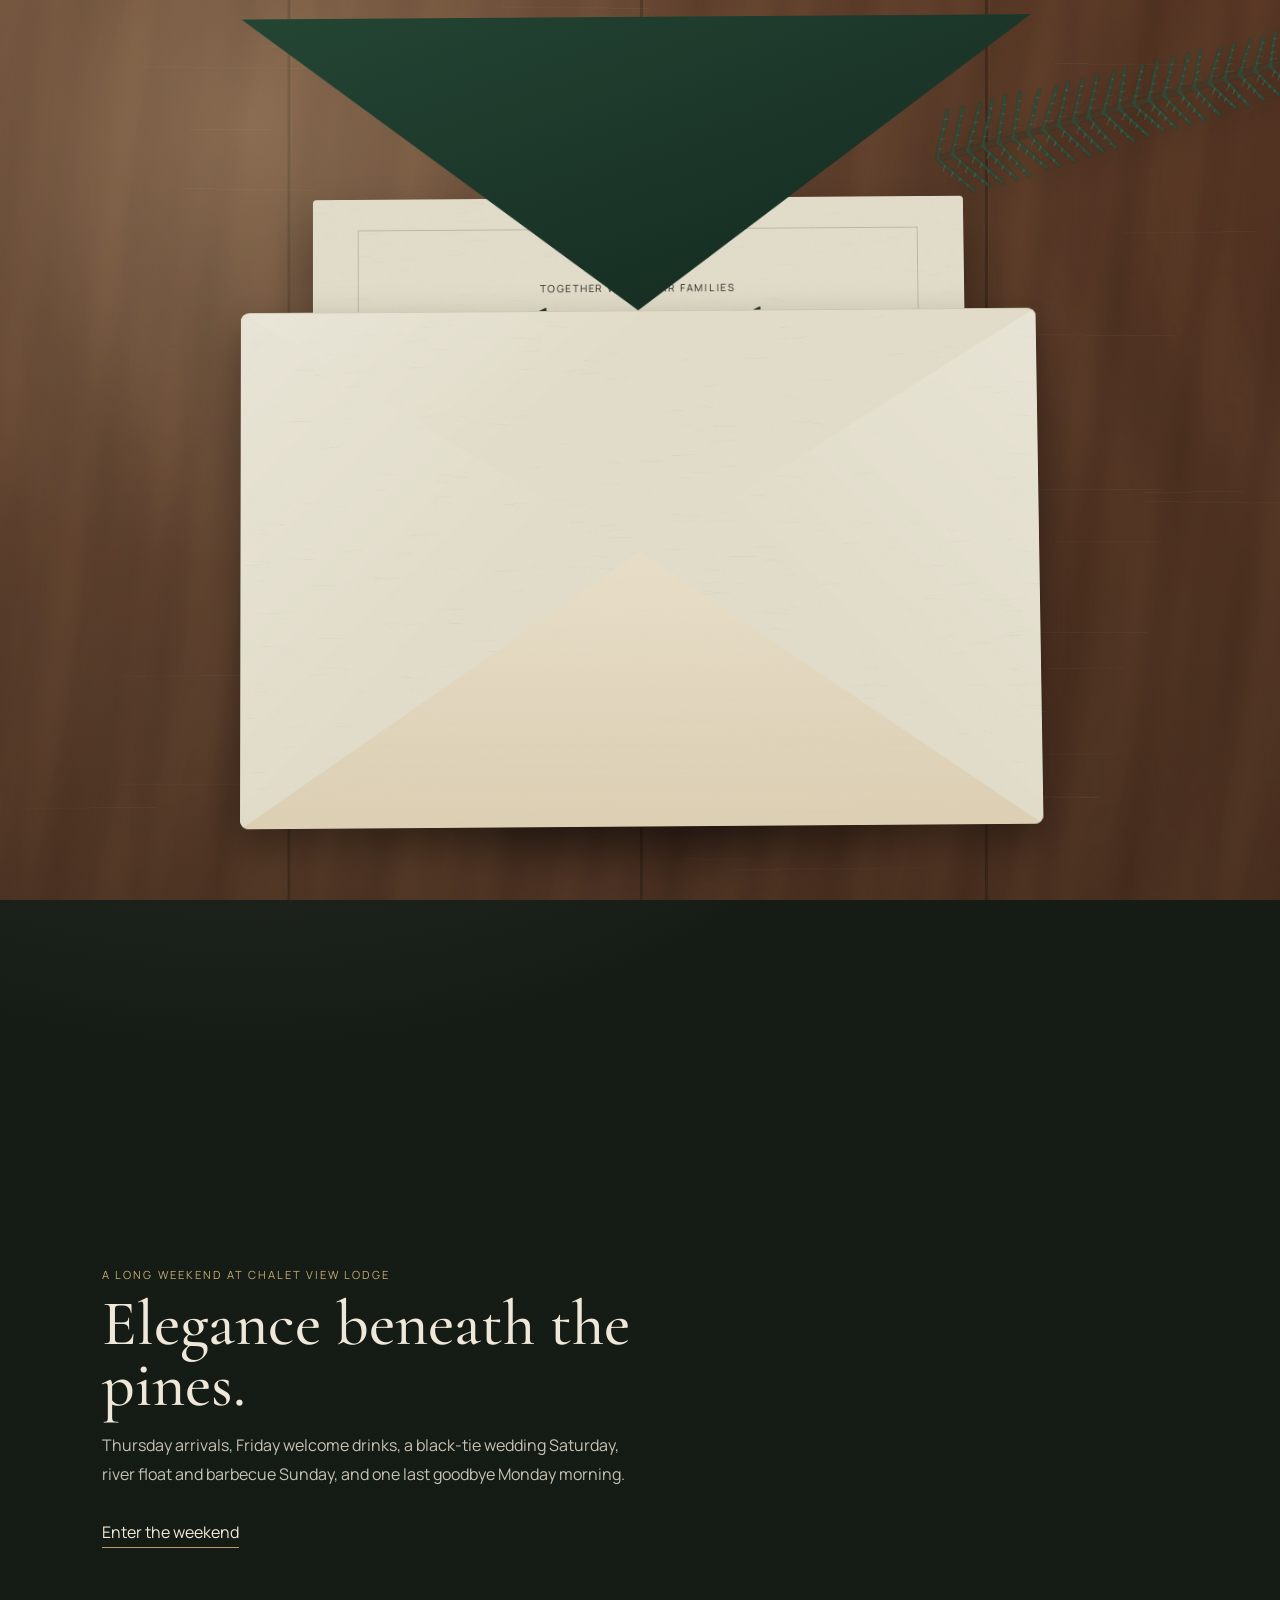
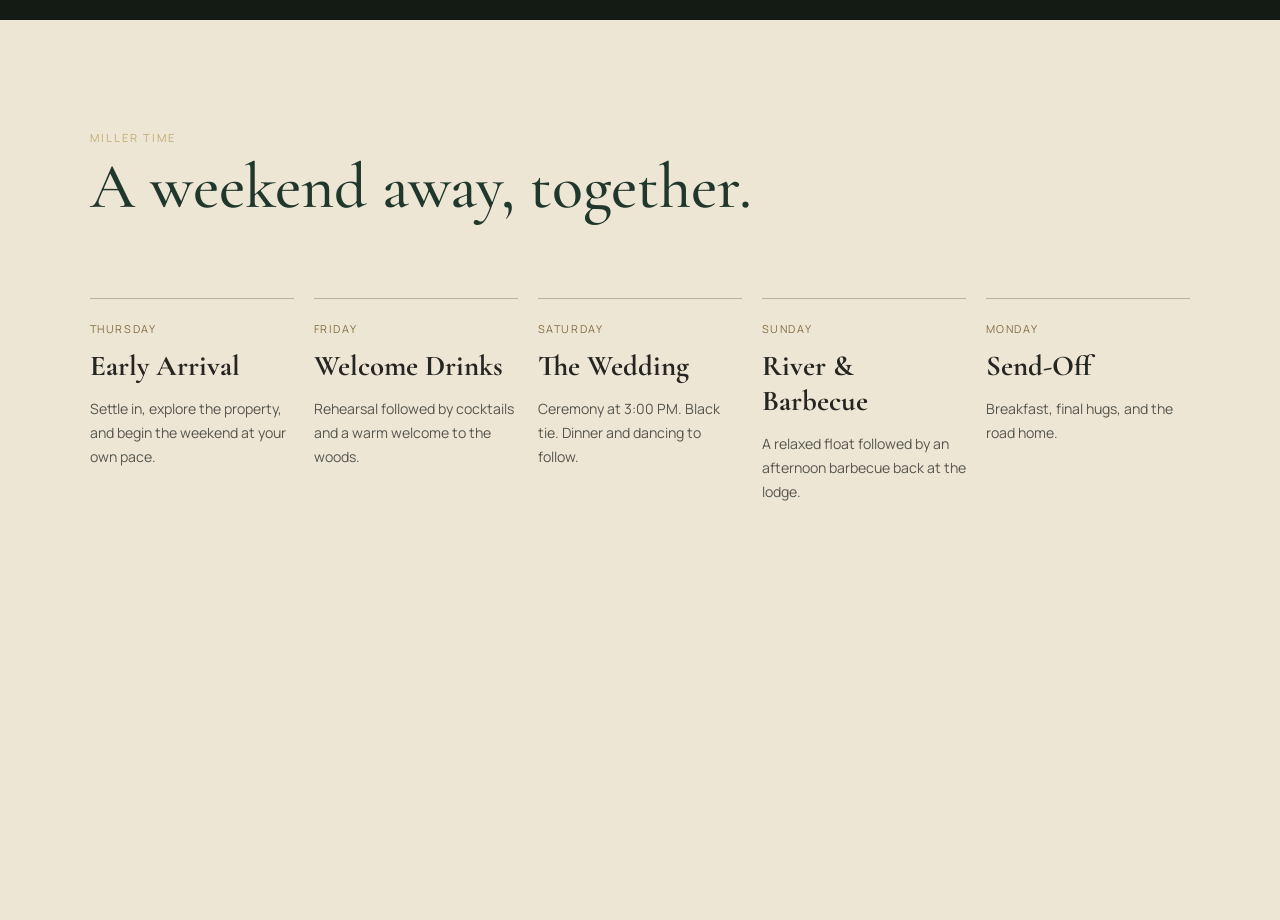
<file: index.html>
<!doctype html>
<html lang="en">
<head>
  <meta charset="utf-8" />
  <meta name="viewport" content="width=device-width, initial-scale=1" />
  <meta name="theme-color" content="#1e2a22" />
  <meta name="description" content="Natalie Alwin and Zachary Miller — September 4, 2027 at Chalet View Lodge." />
  <title>Natalie & Zachary — Chalet View Lodge</title>
  <link rel="preconnect" href="https://fonts.googleapis.com">
  <link rel="preconnect" href="https://fonts.gstatic.com" crossorigin>
  <link href="https://fonts.googleapis.com/css2?family=Cormorant+Garamond:wght@400;500;600&family=Manrope:wght@300;400;500&display=swap" rel="stylesheet">
  <link rel="stylesheet" href="styles.css" />
</head>
<body>
  <main>
    <section class="hero" id="invitation">
      <div class="ambient-light" aria-hidden="true"></div>
      <img class="sprig" src="assets/pine-sprig.png" alt="" aria-hidden="true">

      <div class="scene" id="scene">
        <div class="nameplate" aria-hidden="true">
          <span>Natalie Alwin</span>
          <b>&</b>
          <span>Zachary Miller</span>
        </div>

        <div class="envelope-wrap" id="envelopeWrap">
          <div class="envelope-shadow" aria-hidden="true"></div>

          <div class="invitation-card" id="invitationCard" aria-hidden="true">
            <div class="paper-inner">
              <p class="eyebrow">Together with their families</p>
              <h1>Natalie <em>&</em> Zachary</h1>
              <p class="invite-copy">invite you to join them for a wedding weekend in the woods</p>
              <div class="rule"></div>
              <p class="date">September 4, 2027</p>
              <p class="venue">Chalet View Lodge · Portola, California</p>
              <p class="attire">Black Tie</p>
            </div>
          </div>

          <div class="envelope">
            <div class="back"></div>
            <div class="flap" id="flap">
              <div class="flap-inner"></div>
            </div>
            <div class="pocket">
              <div class="pocket-left"></div>
              <div class="pocket-right"></div>
              <div class="pocket-bottom"></div>
            </div>
            <button class="seal" id="seal" aria-label="Open invitation">
              <span class="seal-ring"></span>
              <span class="monogram">N<span>&</span>Z</span>
            </button>
          </div>
        </div>

        <button class="open-prompt" id="openPrompt">
          <span>Open invitation</span>
          <i aria-hidden="true"></i>
        </button>
      </div>

      <div class="intro-copy" id="introCopy">
        <span class="kicker">A long weekend at Chalet View Lodge</span>
        <h2>Elegance beneath the pines.</h2>
        <p>Thursday arrivals, Friday welcome drinks, a black-tie wedding Saturday, river float and barbecue Sunday, and one last goodbye Monday morning.</p>
        <a href="#weekend" class="continue-link">Enter the weekend</a>
      </div>
    </section>

    <section class="site-preview" id="weekend">
      <div class="preview-inner">
        <p class="section-label">Miller Time</p>
        <h2>A weekend away, together.</h2>
        <div class="schedule-grid">
          <article><span>Thursday</span><h3>Early Arrival</h3><p>Settle in, explore the property, and begin the weekend at your own pace.</p></article>
          <article><span>Friday</span><h3>Welcome Drinks</h3><p>Rehearsal followed by cocktails and a warm welcome to the woods.</p></article>
          <article><span>Saturday</span><h3>The Wedding</h3><p>Ceremony at 3:00 PM. Black tie. Dinner and dancing to follow.</p></article>
          <article><span>Sunday</span><h3>River & Barbecue</h3><p>A relaxed float followed by an afternoon barbecue back at the lodge.</p></article>
          <article><span>Monday</span><h3>Send-Off</h3><p>Breakfast, final hugs, and the road home.</p></article>
        </div>
      </div>
    </section>
  </main>
  <script src="script.js"></script>
</body>
</html>
</file>
<file: styles.css>
:root{
  --ivory:#eee6d4;
  --paper:#f0e8d6;
  --pine:#20372b;
  --pine-2:#16261e;
  --charcoal:#252622;
  --brass:#9c7d42;
  --walnut:#4e3021;
}
*{box-sizing:border-box}
html{scroll-behavior:smooth}
body{
  margin:0;
  background:#182019;
  color:var(--charcoal);
  font-family:"Manrope",sans-serif;
}
button,a{font:inherit}
.hero{
  min-height:180vh;
  position:relative;
  background:
    linear-gradient(rgba(14,19,15,.10),rgba(14,19,15,.38)),
    url("assets/walnut-table.jpg") center/cover fixed;
  overflow:hidden;
}
.ambient-light{
  position:fixed; inset:-20%;
  background:radial-gradient(circle at var(--mx,28%) var(--my,24%),rgba(255,229,177,.30),rgba(255,223,171,.08) 28%,transparent 58%);
  pointer-events:none; mix-blend-mode:screen; z-index:2;
  transition:background .2s linear;
}
.sprig{
  position:fixed; width:min(34vw,520px); right:-5vw; top:-5vh;
  transform:rotate(11deg); filter:drop-shadow(0 18px 18px rgba(0,0,0,.25));
  opacity:.84; z-index:3; pointer-events:none;
}
.scene{
  position:sticky; top:0; min-height:100vh;
  display:grid; place-items:center; z-index:4;
  perspective:1600px;
}
.nameplate{
  position:absolute; top:7vh; left:50%; transform:translateX(-50%);
  color:rgba(245,237,221,.9); display:flex; gap:.7rem; align-items:center;
  font-family:"Cormorant Garamond",serif; font-size:clamp(1rem,1.4vw,1.35rem);
  letter-spacing:.04em; text-shadow:0 2px 10px rgba(0,0,0,.35);
}
.nameplate b{font-weight:400;color:#c1a46a}
.envelope-wrap{
  width:min(70vw,850px); aspect-ratio:1.55/1; position:relative;
  transform:translateY(5vh) rotateX(5deg) rotateZ(-1deg);
  transition:transform 1.1s cubic-bezier(.2,.75,.2,1);
}
.envelope-shadow{
  position:absolute; inset:13% 4% -2%;
  background:rgba(0,0,0,.48); filter:blur(38px);
  transform:translateY(26px) scale(.94); border-radius:50%; z-index:0;
}
.envelope{position:absolute; inset:0; z-index:4}
.envelope .back{
  position:absolute; inset:0; border-radius:9px;
  background:
    linear-gradient(140deg,rgba(255,255,255,.28),transparent 30%),
    url("assets/cotton-paper.jpg") center/cover;
  box-shadow:0 18px 42px rgba(0,0,0,.34), inset 0 0 0 1px rgba(100,76,44,.16);
}
.flap{
  position:absolute; left:0; right:0; top:0; height:58%;
  transform-origin:50% 0%;
  transform-style:preserve-3d; z-index:8;
  transition:transform 1.25s cubic-bezier(.22,.78,.18,1);
}
.flap::before{
  content:""; position:absolute; inset:0;
  clip-path:polygon(0 0,100% 0,50% 100%);
  background:
    linear-gradient(165deg,rgba(255,255,255,.38),transparent 35%),
    url("assets/cotton-paper.jpg") center/cover;
  box-shadow:0 10px 18px rgba(50,33,20,.18);
  backface-visibility:hidden;
}
.flap-inner{
  position:absolute; inset:0; clip-path:polygon(0 0,100% 0,50% 100%);
  background:linear-gradient(160deg,#244534,#13281e);
  transform:rotateX(180deg); backface-visibility:hidden;
}
.pocket{position:absolute; inset:0; z-index:6; overflow:hidden; border-radius:9px}
.pocket-left,.pocket-right,.pocket-bottom{position:absolute; inset:0}
.pocket-left{
  clip-path:polygon(0 0,54% 52%,0 100%);
  background:linear-gradient(135deg,rgba(255,255,255,.23),transparent 40%),url("assets/cotton-paper.jpg") center/cover;
}
.pocket-right{
  clip-path:polygon(100% 0,46% 52%,100% 100%);
  background:linear-gradient(225deg,rgba(255,255,255,.22),transparent 40%),url("assets/cotton-paper.jpg") center/cover;
}
.pocket-bottom{
  clip-path:polygon(0 100%,50% 47%,100% 100%);
  background:linear-gradient(0deg,rgba(218,204,176,.85),rgba(244,236,217,.94)),url("assets/cotton-paper.jpg") center/cover;
  filter:drop-shadow(0 -3px 3px rgba(60,40,25,.08));
}
.seal{
  position:absolute; left:50%; top:48%; transform:translate(-50%,-50%);
  width:112px; aspect-ratio:1; border:0; border-radius:50%; cursor:pointer; z-index:12;
  background:
    radial-gradient(circle at 34% 30%,rgba(255,255,255,.17),transparent 16%),
    radial-gradient(circle at 45% 44%,#365845,#20392b 62%,#13251d);
  color:#d0b273;
  box-shadow:0 8px 18px rgba(0,0,0,.36), inset 0 0 0 5px rgba(8,18,13,.28);
  transition:transform .35s ease,opacity .5s ease,filter .3s ease;
}
.seal:hover{transform:translate(-50%,-50%) scale(1.035);filter:brightness(1.08)}
.seal-ring{
  position:absolute; inset:13px; border:1px solid rgba(205,176,116,.65); border-radius:50%;
  box-shadow:inset 0 0 0 3px rgba(19,37,29,.55);
}
.monogram{
  position:relative; font-family:"Cormorant Garamond",serif; font-size:37px;
  letter-spacing:-.08em; text-shadow:0 1px 0 rgba(255,255,255,.2);
}
.monogram span{font-size:.72em;margin:0 .04em}
.invitation-card{
  position:absolute; left:9%; right:9%; top:8%; height:86%;
  background:url("assets/cotton-paper.jpg") center/cover;
  border-radius:4px;
  box-shadow:0 18px 32px rgba(0,0,0,.28);
  z-index:3;
  transform:translateY(16%) scale(.95);
  transition:transform 1.35s cubic-bezier(.18,.75,.15,1), box-shadow 1s ease;
}
.paper-inner{
  position:absolute; inset:7%;
  border:1px solid rgba(40,59,47,.23);
  display:flex; flex-direction:column; align-items:center; justify-content:center;
  text-align:center; padding:5%;
}
.eyebrow,.date,.venue,.attire{margin:.35rem 0;text-transform:uppercase;letter-spacing:.16em;font-size:.68rem}
.paper-inner h1{
  font-family:"Cormorant Garamond",serif;font-weight:500;
  font-size:clamp(2.2rem,5vw,4.8rem);margin:.35rem 0 .6rem;color:#20372b;line-height:.9;
}
.paper-inner h1 em{font-weight:400;color:#9a7a42}
.invite-copy{max-width:28rem;font-family:"Cormorant Garamond",serif;font-size:clamp(1rem,1.6vw,1.35rem);line-height:1.4}
.rule{width:74px;height:1px;background:#9a7a42;margin:1rem 0 .7rem}
.open-prompt{
  position:absolute; bottom:5vh; left:50%; transform:translateX(-50%);
  border:0;background:transparent;color:#f1eadb;letter-spacing:.14em;text-transform:uppercase;
  font-size:.72rem;cursor:pointer;z-index:20;text-shadow:0 2px 10px rgba(0,0,0,.4);
}
.open-prompt i{display:block;width:1px;height:34px;background:#c7ad78;margin:13px auto 0;animation:pulse 1.8s infinite}
@keyframes pulse{0%,100%{transform:scaleY(.45);opacity:.45}50%{transform:scaleY(1);opacity:1}}
.hero.open .flap{transform:rotateX(176deg)}
.hero.open .seal{transform:translate(-50%,-50%) scale(.75) rotate(-8deg);opacity:0;pointer-events:none}
.hero.open .invitation-card{transform:translateY(-35%) scale(1);box-shadow:0 28px 55px rgba(0,0,0,.38)}
.hero.open .envelope-wrap{transform:translateY(13vh) rotateX(2deg) rotateZ(-.4deg) scale(.94)}
.hero.open .open-prompt{opacity:0;pointer-events:none}
.intro-copy{
  position:absolute; left:8vw; bottom:8vh; width:min(36rem,42vw); color:#efe7d7;
  opacity:0; transform:translateY(35px); z-index:12;
  transition:opacity 1s ease .7s,transform 1s ease .7s;
}
.hero.open .intro-copy{opacity:1;transform:translateY(0)}
.kicker,.section-label{font-size:.7rem;letter-spacing:.18em;text-transform:uppercase;color:#c4aa73}
.intro-copy h2,.preview-inner h2{
  font-family:"Cormorant Garamond",serif;font-weight:500;
  font-size:clamp(2.4rem,5vw,5.4rem);line-height:.96;margin:.55rem 0 1rem;
}
.intro-copy p{line-height:1.8;color:rgba(239,231,215,.82)}
.continue-link{display:inline-block;margin-top:1rem;color:#f3ead9;text-decoration:none;border-bottom:1px solid #b99b62;padding-bottom:.25rem}
.site-preview{background:#eee6d4;min-height:100vh;padding:11vh 7vw}
.preview-inner{max-width:1300px;margin:0 auto}
.preview-inner h2{color:#20372b;max-width:760px}
.schedule-grid{display:grid;grid-template-columns:repeat(5,1fr);gap:1.2rem;margin-top:5rem}
.schedule-grid article{border-top:1px solid rgba(32,55,43,.28);padding-top:1.1rem}
.schedule-grid span{font-size:.68rem;text-transform:uppercase;letter-spacing:.15em;color:#846d43}
.schedule-grid h3{font-family:"Cormorant Garamond",serif;font-size:1.8rem;margin:.6rem 0}
.schedule-grid p{font-size:.88rem;line-height:1.7;color:#54564f}
@media (max-width:900px){
  .hero{min-height:150vh;background-attachment:scroll}
  .sprig{width:58vw;right:-18vw}
  .nameplate{top:4vh;width:90%;justify-content:center;font-size:.95rem}
  .envelope-wrap{width:88vw;transform:translateY(2vh) rotateX(4deg)}
  .seal{width:84px}
  .invitation-card{left:7%;right:7%}
  .paper-inner h1{font-size:2.7rem}
  .intro-copy{left:8vw;right:8vw;bottom:5vh;width:auto}
  .hero.open .envelope-wrap{transform:translateY(2vh) scale(.88)}
  .hero.open .invitation-card{transform:translateY(-31%) scale(1)}
  .schedule-grid{grid-template-columns:1fr 1fr}
}
@media (max-width:560px){
  .hero{min-height:165vh}
  .envelope-wrap{width:94vw}
  .nameplate{display:none}
  .sprig{opacity:.65}
  .paper-inner{inset:6%;padding:8% 6%}
  .eyebrow,.date,.venue,.attire{font-size:.52rem}
  .invite-copy{font-size:.92rem}
  .paper-inner h1{font-size:2.15rem}
  .intro-copy h2{font-size:2.75rem}
  .schedule-grid{grid-template-columns:1fr}
}
@media (prefers-reduced-motion:reduce){
  *{scroll-behavior:auto!important;transition:none!important;animation:none!important}
}
</file>
